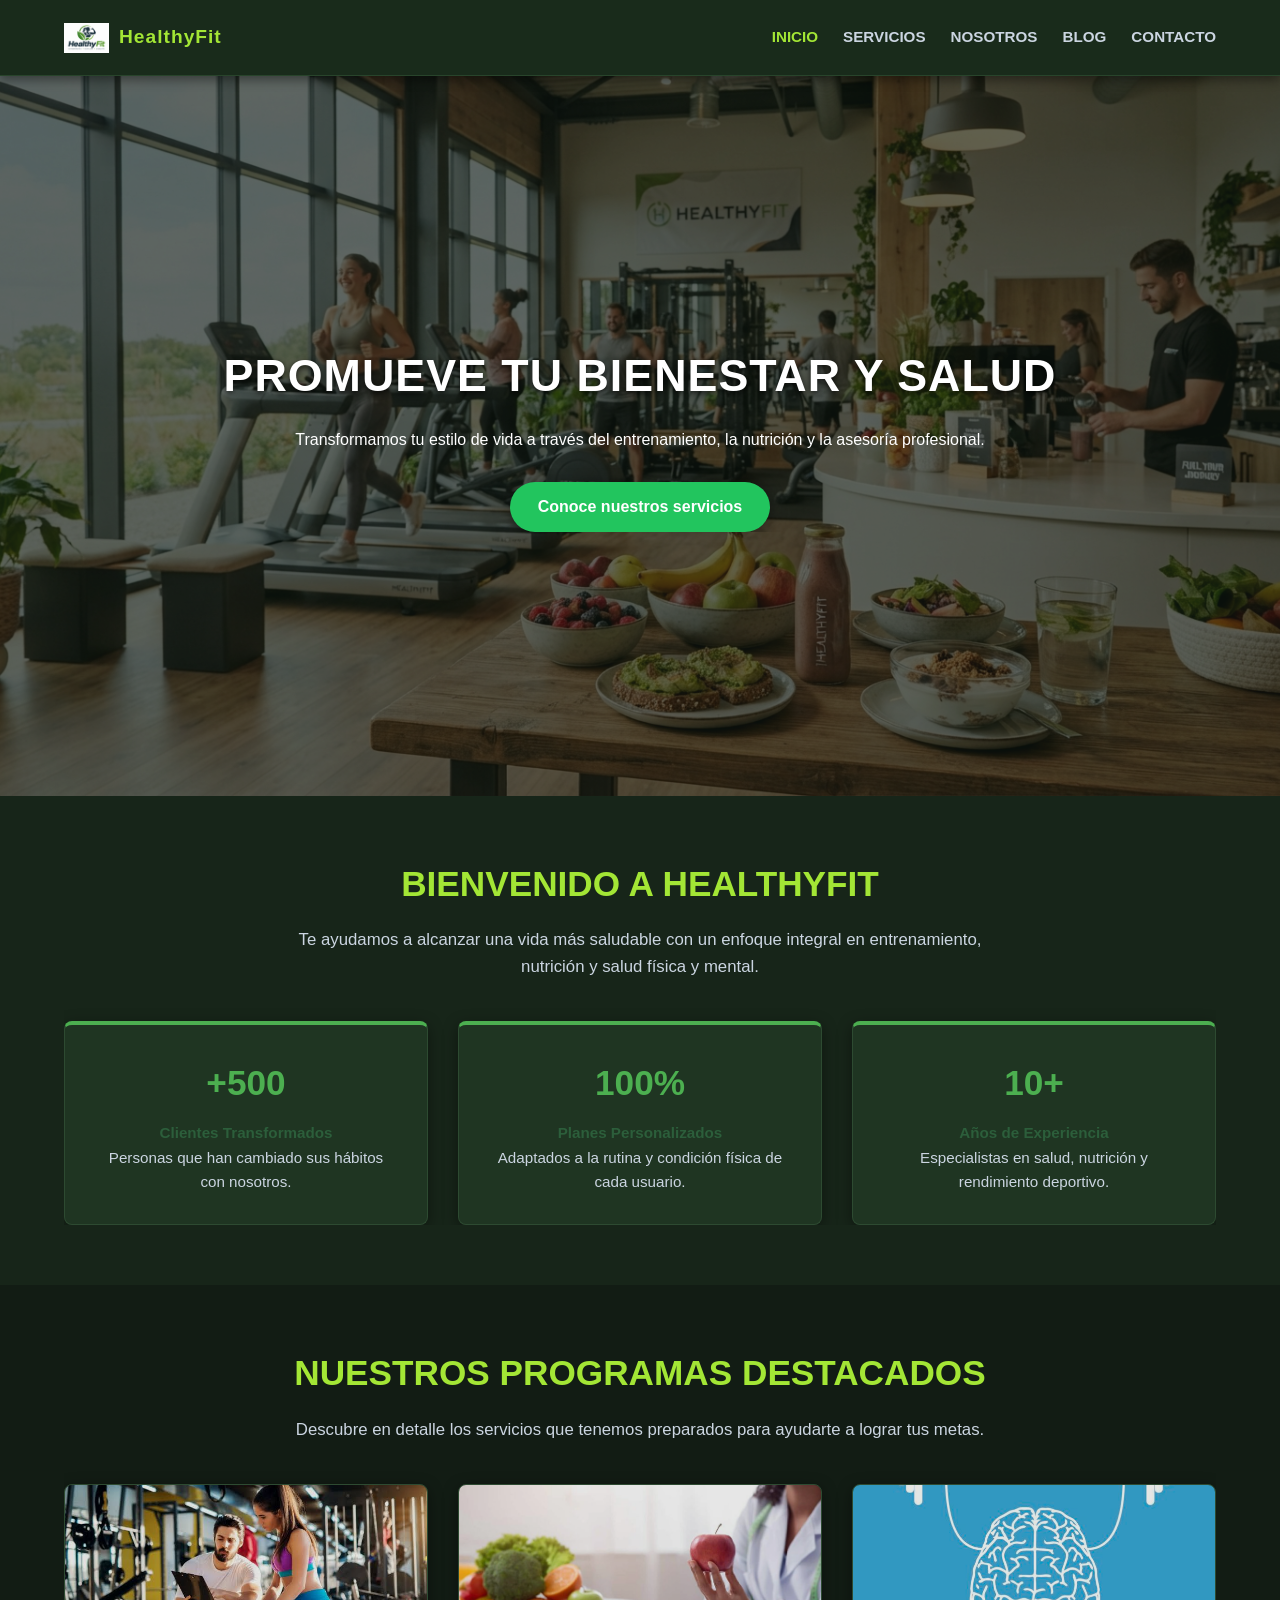
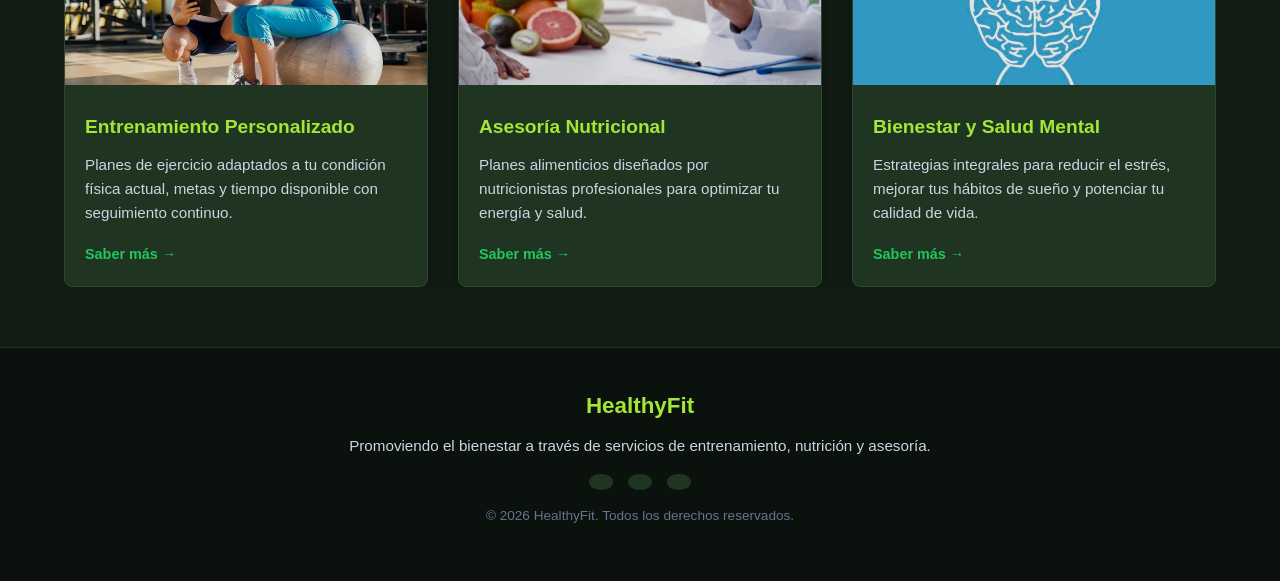
<file: index.html>
<!DOCTYPE html> 
<html lang="es"> 
<head> 
    <meta charset="UTF-8"> 
    <meta name="viewport" content="width=device-width, initial-scale=1.0"> 
    <title>HealthyFit | Entrenamiento Personalizado, Nutrición y Bienestar</title>
    <meta name="description" content="Mejora tu salud y bienestar con HealthyFit. Ofrecemos entrenamiento personalizado, nutrición y asesoría para alcanzar tu mejor versión.">
    <meta name="keywords" content="entrenamiento personalizado, nutrición, bienestar, salud, fitness, asesoría nutricional">
    <link rel="stylesheet" href="css/estilos.css"> 
</head>

<body> 
    <!-- ================= HEADER ================= --> 
    <header>
        <div class="contenedor">
            <a href="index.html" class="logo-header">
                <img src="img/logo.png" alt="Logo HealthyFit">
                <span>HealthyFit</span>
            </a>

            <input type="checkbox" id="menu-bar">
            <label class="icon-menu" for="menu-bar"></label>
            <nav class="menu">  
                <a href="index.html" class="activo">INICIO</a>
                <a href="servicios.html">SERVICIOS</a>
                <a href="nosotros.html">NOSOTROS</a>
                <a href="blog.html">BLOG</a>
                <a href="contacto.html">CONTACTO</a>
            </nav> 
        </div> 
    </header>

    <!-- ================= CONTENIDO ================= --> 
    <main> 
        <!-- ================= BANNER PRINCIPAL ================= -->
        <section id="banner">
            <img src="img/banner.jpg" alt="Bienestar y entrenamiento en HealthyFit">     
            <div class="contenedor banner-texto"> 
                <h2>PROMUEVE TU BIENESTAR Y SALUD</h2> 
                <p>Transformamos tu estilo de vida a través del entrenamiento, la nutrición y la asesoría profesional.</p> 
                <a href="servicios.html">Conoce nuestros servicios</a>
            </div> 
        </section> 

       <!-- ================= BIENVENIDA / PILARES CON ESTADÍSTICAS ================= -->
<section id="nosotros"> 
    <div class="contenedor">
        <h2>BIENVENIDO A HEALTHYFIT</h2> 
        <p class="texto-intro">Te ayudamos a alcanzar una vida más saludable con un enfoque integral en entrenamiento, nutrición y salud física y mental.</p>
        
        <!-- Bloque de Métricas / Resultados -->
        <div class="servicios-grid" style="margin-top: 30px;">
            <div class="servicio" style="border-top: 4px solid #4CAF50;">
                <h3 style="font-size: 2.2rem; color: #4CAF50;">+500</h3>
                <p style="font-weight: bold; color: #2c5e3b;">Clientes Transformados</p>
                <p>Personas que han cambiado sus hábitos con nosotros.</p>
            </div>

            <div class="servicio" style="border-top: 4px solid #4CAF50;">
                <h3 style="font-size: 2.2rem; color: #4CAF50;">100%</h3>
                <p style="font-weight: bold; color: #2c5e3b;">Planes Personalizados</p>
                <p>Adaptados a la rutina y condición física de cada usuario.</p>
            </div>

            <div class="servicio" style="border-top: 4px solid #4CAF50;">
                <h3 style="font-size: 2.2rem; color: #4CAF50;">10+</h3>
                <p style="font-weight: bold; color: #2c5e3b;">Años de Experiencia</p>
                <p>Especialistas en salud, nutrición y rendimiento deportivo.</p>
            </div>
        </div>
    </div> 
</section>

        <!-- ================= SECCIÓN DE DESTACADOS CON IMÁGENES ================= -->
        <section id="destacados" style="background-color: #ffffff;">
            <div class="contenedor">
                <h2>NUESTROS PROGRAMAS DESTACADOS</h2>
                <p class="texto-intro">Descubre en detalle los servicios que tenemos preparados para ayudarte a lograr tus metas.</p>

                <div class="productos-grid">
                    <!-- Cuadro con imagen 1 -->
                    <article class="producto">
                        <img src="img/imagen1.jpg" alt="Entrenamiento personalizado HealthyFit">
                        <div class="producto-contenido">
                            <h3>Entrenamiento Personalizado</h3>
                            <p>Planes de ejercicio adaptados a tu condición física actual, metas y tiempo disponible con seguimiento continuo.</p>
                            <a href="servicios.html">Saber más &rarr;</a>
                        </div>
                    </article>

                    <!-- Cuadro con imagen 2 -->
                    <article class="producto">
                        <img src="img/imagen2.jpg" alt="Asesoría nutricional HealthyFit">
                        <div class="producto-contenido">
                            <h3>Asesoría Nutricional</h3>
                            <p>Planes alimenticios diseñados por nutricionistas profesionales para optimizar tu energía y salud.</p>
                            <a href="servicios.html">Saber más &rarr;</a>
                        </div>
                    </article>

                    <!-- Cuadro con imagen 3 -->
                    <article class="producto">
                        <img src="img/imagen3.jpg" alt="Programas de bienestar y salud">
                        <div class="producto-contenido">
                            <h3>Bienestar y Salud Mental</h3>
                            <p>Estrategias integrales para reducir el estrés, mejorar tus hábitos de sueño y potenciar tu calidad de vida.</p>
                            <a href="servicios.html">Saber más &rarr;</a>
                        </div>
                    </article>
                </div>
            </div>
        </section>
    </main> 

    <!-- ================= FOOTER ================= --> 
    <footer> 
        <div class="contenedor"> 
            <h3>HealthyFit</h3> 
            <p>Promoviendo el bienestar a través de servicios de entrenamiento, nutrición y asesoría.</p> 
            <div class="sociales"> 
                <a class="icon-facebook-squared" href="#" aria-label="Facebook"></a>
                <a class="icon-twitter-squared" href="#" aria-label="Twitter"></a> 
                <a class="icon-gplus" href="#" aria-label="Google Plus"></a> 
            </div> 
            <p class="copy">&copy; 2026 HealthyFit. Todos los derechos reservados.</p> 
        </div> 
    </footer> 
</body>
</html>
</file>
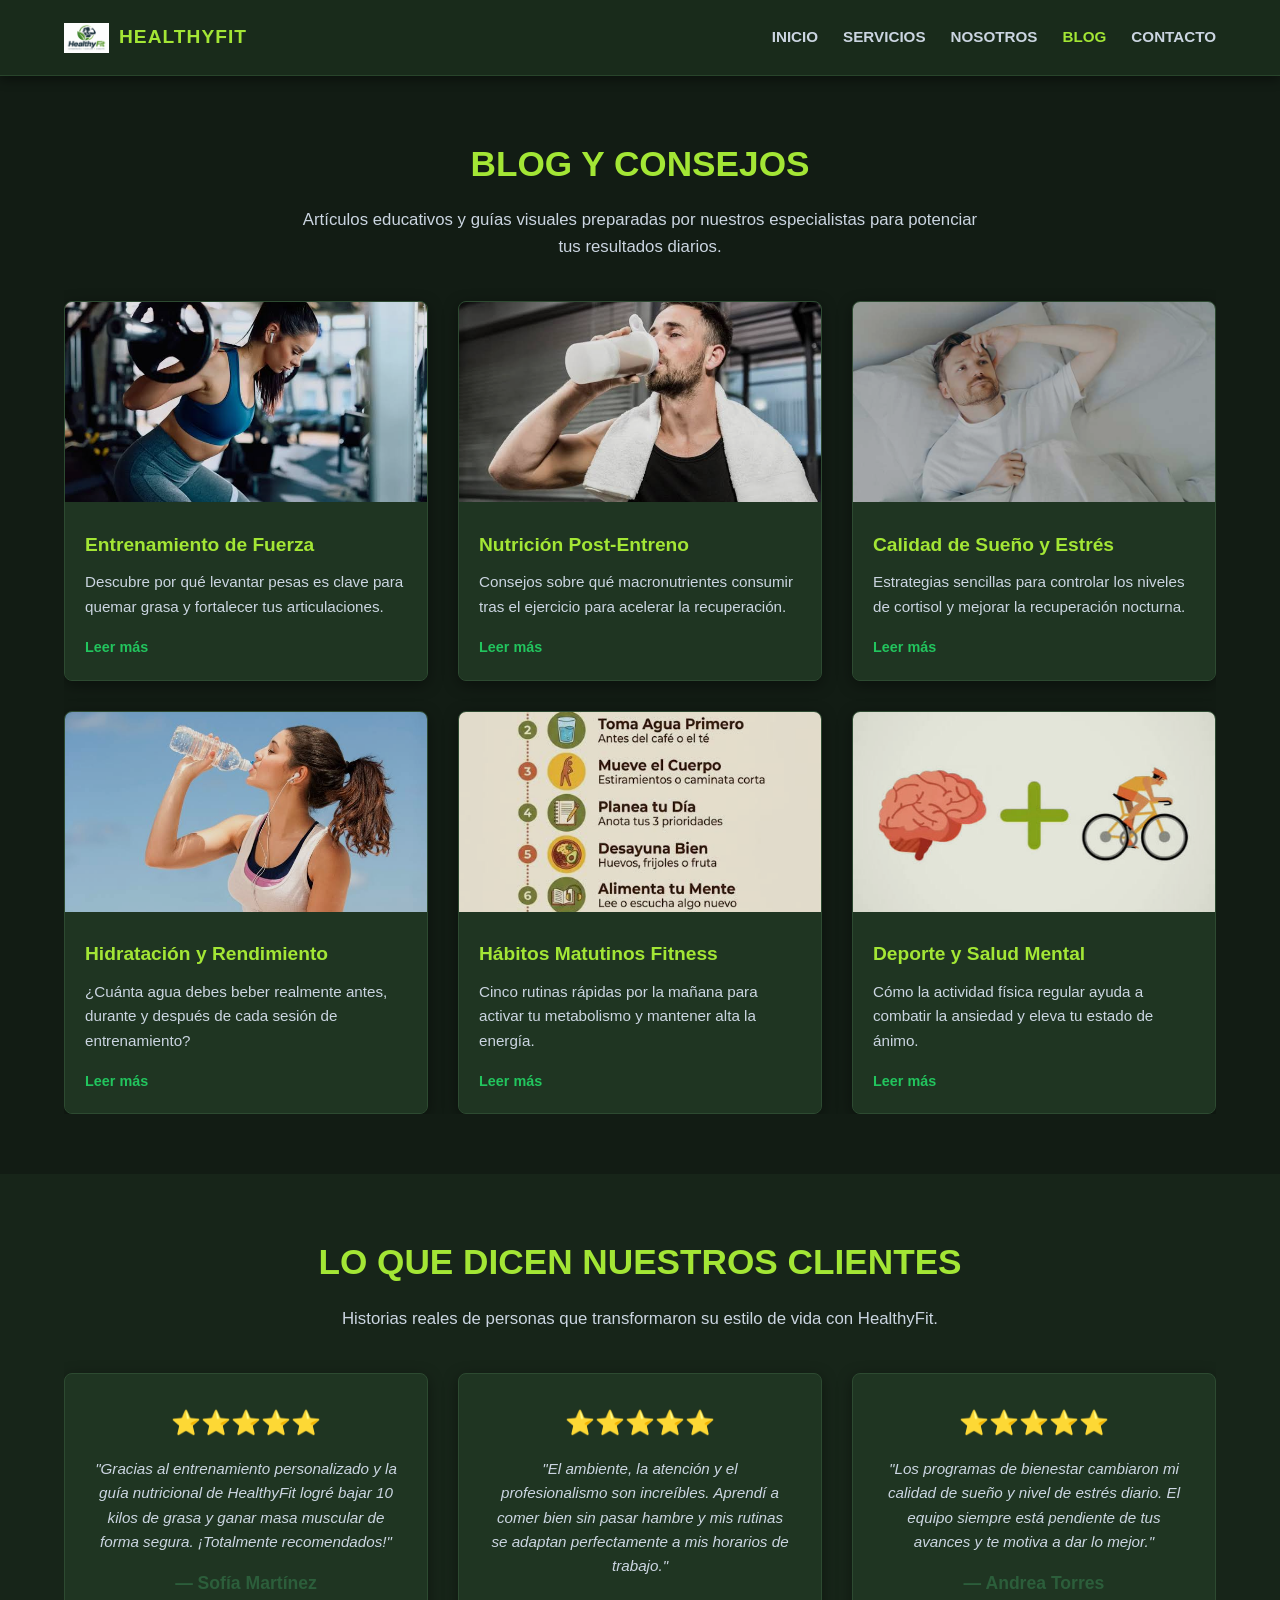
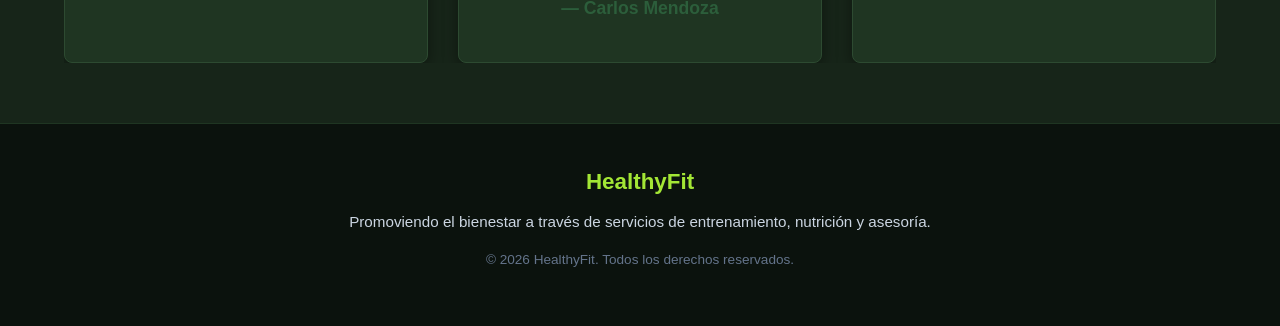
<file: blog.html>
<!DOCTYPE html> 
<html lang="es"> 
<head> 
    <meta charset="UTF-8"> 
    <meta name="viewport" content="width=device-width, initial-scale=1.0"> 
    <title>Blog y Testimonios | HealthyFit</title>
    <meta name="description" content="Lee nuestros artículos sobre nutrición, rutinas de ejercicios, consejos de bienestar y conoce los testimonios de nuestros clientes.">
    <link rel="stylesheet" href="css/estilos.css"> 
</head>

<body> 
    <header>
        <div class="contenedor">
            <a href="index.html" class="logo-header">
                <img src="img/logo.png" alt="Logo HealthyFit">
                <span>HEALTHYFIT</span>
            </a>
            <input type="checkbox" id="menu-bar">
            <label class="icon-menu" for="menu-bar"></label>
            <nav class="menu">  
                <a href="index.html">INICIO</a>
                <a href="servicios.html">SERVICIOS</a>
                <a href="nosotros.html">NOSOTROS</a>
                <a href="blog.html" class="activo">BLOG</a>
                <a href="contacto.html">CONTACTO</a>
            </nav> 
        </div> 
    </header>

    <main> 
        <!-- ================= SECCIÓN DE ARTÍCULOS / BLOG ================= -->
        <section id="productos">
            <div class="contenedor">
                <h2>BLOG Y CONSEJOS</h2>
                <p class="texto-intro">Artículos educativos y guías visuales preparadas por nuestros especialistas para potenciar tus resultados diarios.</p> 
                
                <div class="productos-grid"> 
                    <!-- Artículo 1 -->
                    <article class="producto"> 
                        <img src="img/imagen10.jpg" alt="Beneficios del entrenamiento de fuerza">
                        <div class="producto-contenido">
                            <h3>Entrenamiento de Fuerza</h3>
                            <p>Descubre por qué levantar pesas es clave para quemar grasa y fortalecer tus articulaciones.</p> 
                            <a href="contacto.html">Leer más</a> 
                        </div> 
                    </article> 

                    <!-- Artículo 2 -->
                    <article class="producto"> 
                        <img src="img/imagen11.jpg" alt="Nutrición post-entrenamiento"> 
                        <div class="producto-contenido">
                            <h3>Nutrición Post-Entreno</h3> 
                            <p>Consejos sobre qué macronutrientes consumir tras el ejercicio para acelerar la recuperación.</p> 
                            <a href="contacto.html">Leer más</a>
                        </div> 
                    </article> 

                    <!-- Artículo 3 -->
                    <article class="producto"> 
                        <img src="img/imagen12.jpg" alt="Manejo del estrés y descanso">
                        <div class="producto-contenido"> 
                            <h3>Calidad de Sueño y Estrés</h3>
                            <p>Estrategias sencillas para controlar los niveles de cortisol y mejorar la recuperación nocturna.</p> 
                            <a href="contacto.html">Leer más</a>
                        </div> 
                    </article>

                    <!-- Artículo 4 (Nuevo cuadro para imagen adicional) -->
                    <article class="producto"> 
                        <img src="img/imagen13.jpg" alt="Importancia de la hidratación">
                        <div class="producto-contenido"> 
                            <h3>Hidratación y Rendimiento</h3>
                            <p>¿Cuánta agua debes beber realmente antes, durante y después de cada sesión de entrenamiento?</p> 
                            <a href="contacto.html">Leer más</a>
                        </div> 
                    </article>

                    <!-- Artículo 5 (Nuevo cuadro para imagen adicional) -->
                    <article class="producto"> 
                        <img src="img/imagen14.jpg" alt="Hábitos saludables matutinos">
                        <div class="producto-contenido"> 
                            <h3>Hábitos Matutinos Fitness</h3>
                            <p>Cinco rutinas rápidas por la mañana para activar tu metabolismo y mantener alta la energía.</p> 
                            <a href="contacto.html">Leer más</a>
                        </div> 
                    </article>

                    <!-- Artículo 6 (Nuevo cuadro para imagen adicional) -->
                    <article class="producto"> 
                        <img src="img/imagen15.jpg" alt="Salud mental y deporte">
                        <div class="producto-contenido"> 
                            <h3>Deporte y Salud Mental</h3>
                            <p>Cómo la actividad física regular ayuda a combatir la ansiedad y eleva tu estado de ánimo.</p> 
                            <a href="contacto.html">Leer más</a>
                        </div> 
                    </article>
                </div> 
            </div> 
        </section>

        <!-- ================= SECCIÓN DE TESTIMONIOS ================= -->
        <section id="testimonios" style="background-color: #f0f7f1;">
            <div class="contenedor">
                <h2>LO QUE DICEN NUESTROS CLIENTES</h2>
                <p class="texto-intro">Historias reales de personas que transformaron su estilo de vida con HealthyFit.</p>

                <div class="servicios-grid">
                    <div class="servicio">
                        <span style="font-size: 1.5rem; color: #4CAF50;">⭐⭐⭐⭐⭐</span>
                        <p style="font-style: italic; margin: 15px 0;">"Gracias al entrenamiento personalizado y la guía nutricional de HealthyFit logré bajar 10 kilos de grasa y ganar masa muscular de forma segura. ¡Totalmente recomendados!"</p>
                        <h3 style="font-size: 1.1rem; color: #2c5e3b;">— Sofía Martínez</h3>
                    </div>

                    <div class="servicio">
                        <span style="font-size: 1.5rem; color: #4CAF50;">⭐⭐⭐⭐⭐</span>
                        <p style="font-style: italic; margin: 15px 0;">"El ambiente, la atención y el profesionalismo son increíbles. Aprendí a comer bien sin pasar hambre y mis rutinas se adaptan perfectamente a mis horarios de trabajo."</p>
                        <h3 style="font-size: 1.1rem; color: #2c5e3b;">— Carlos Mendoza</h3>
                    </div>

                    <div class="servicio">
                        <span style="font-size: 1.5rem; color: #4CAF50;">⭐⭐⭐⭐⭐</span>
                        <p style="font-style: italic; margin: 15px 0;">"Los programas de bienestar cambiaron mi calidad de sueño y nivel de estrés diario. El equipo siempre está pendiente de tus avances y te motiva a dar lo mejor."</p>
                        <h3 style="font-size: 1.1rem; color: #2c5e3b;">— Andrea Torres</h3>
                    </div>
                </div>
            </div>
        </section>
    </main> 

    <footer> 
        <div class="contenedor"> 
            <h3>HealthyFit</h3> 
            <p>Promoviendo el bienestar a través de servicios de entrenamiento, nutrición y asesoría.</p> 
            <p class="copy">&copy; 2026 HealthyFit. Todos los derechos reservados.</p> 
        </div> 
    </footer> 
</body>
</html>
</file>
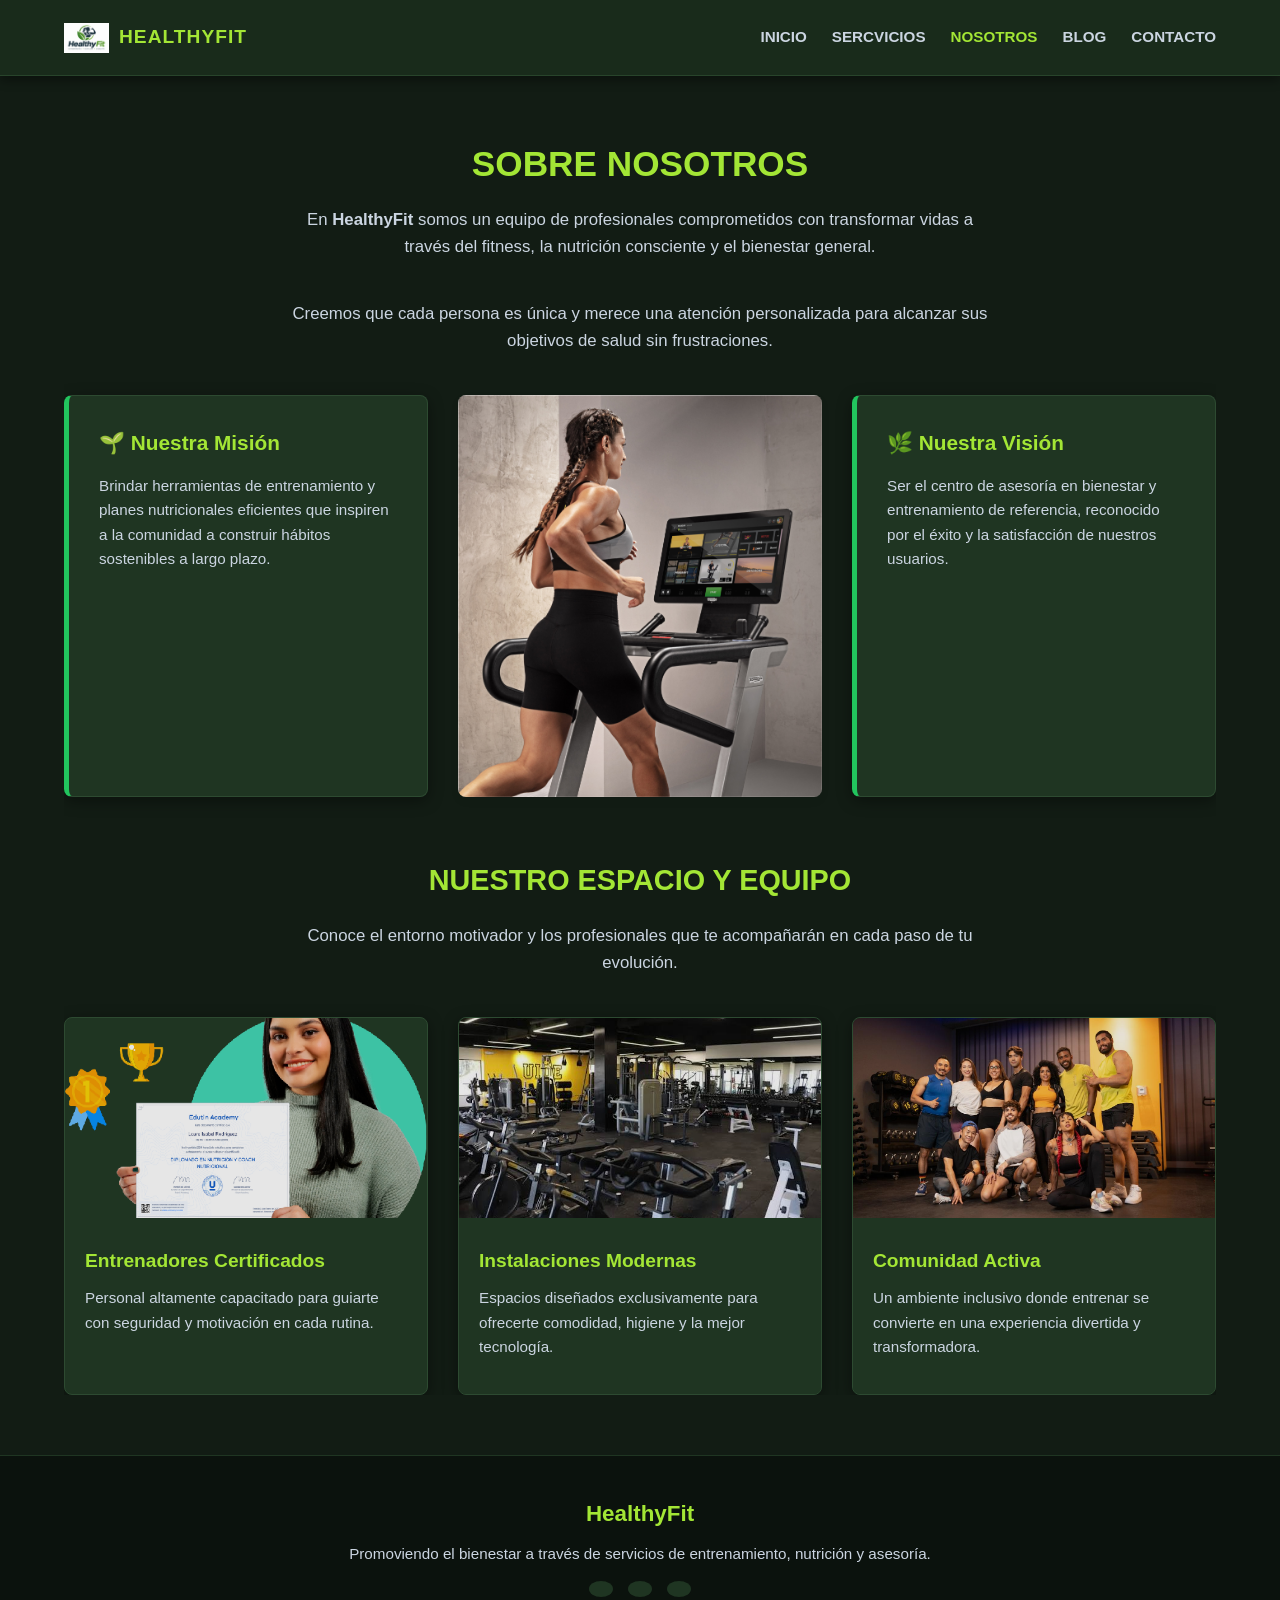
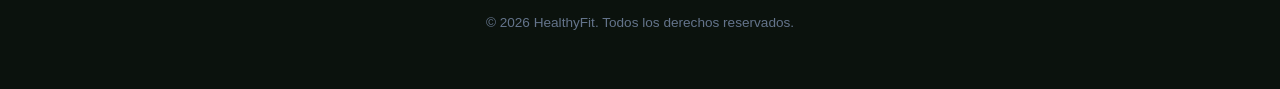
<file: nosotros.html>
<!DOCTYPE html> 
<html lang="es"> 
<head> 
    <meta charset="UTF-8"> 
    <meta name="viewport" content="width=device-width, initial-scale=1.0"> 
    <title>Sobre Nosotros | HealthyFit</title>
    <meta name="description" content="Descubre la historia, visión y misión de HealthyFit, un equipo dedicado a guiarte hacia un estilo de vida más activo y saludable.">
    <link rel="stylesheet" href="css/estilos.css"> 
</head>

<body> 
    <!-- ================= HEADER ================= --> 
    <header>
        <div class="contenedor">
            <a href="index.html" class="logo-header">
                <img src="img/logo.png" alt="Logo HealthyFit">
                <span>HEALTHYFIT</span>
            </a>
            <input type="checkbox" id="menu-bar">
            <label class="icon-menu" for="menu-bar"></label>
            <nav class="menu">  
                <a href="index.html">INICIO</a>
                <a href="servicios.html">SERCVICIOS</a>
                <a href="nosotros.html" class="activo">NOSOTROS</a>
                <a href="blog.html">BLOG</a>
                <a href="contacto.html">CONTACTO</a>
            </nav> 
        </div> 
    </header>

    <!-- ================= CONTENIDO ================= --> 
    <main> 
        <section id="nosotros"> 
            <div class="contenedor">
                <h2>SOBRE NOSOTROS</h2> 
                <p class="texto-intro">En <strong>HealthyFit</strong> somos un equipo de profesionales comprometidos con transformar vidas a través del fitness, la nutrición consciente y el bienestar general.</p>
                <p class="texto-intro">Creemos que cada persona es única y merece una atención personalizada para alcanzar sus objetivos de salud sin frustraciones.</p> 
            
                <!-- ================= MISIÓN, VISIÓN E IMAGEN ================= -->
<div class="nosotros-contenido">
    <!-- Misión -->
    <div class="caja-nosotros">
        <h3>🌱 Nuestra Misión</h3> 
        <p>Brindar herramientas de entrenamiento y planes nutricionales eficientes que inspiren a la comunidad a construir hábitos sostenibles a largo plazo.</p>
    </div>

    <!-- Cuadro de Imagen Destacada -->
    <div class="caja-nosotros-imagen" style="border-radius: 8px; overflow: hidden; box-shadow: 0 4px 10px rgba(0,0,0,0.05);">
        <img src="img/imagen_nosotros.jpg" alt="Filosofía HealthyFit" style="width: 100%; height: 100%; min-height: 200px; object-fit: cover; display: block;">
    </div>

    <!-- Visión -->
    <div class="caja-nosotros"> 
        <h3>🌿 Nuestra Visión</h3>
        <p>Ser el centro de asesoría en bienestar y entrenamiento de referencia, reconocido por el éxito y la satisfacción de nuestros usuarios.</p> 
    </div>
</div>

                <!-- SECCIÓN DE IMÁGENES / EQUIPO E INSTALACIONES -->
                <div style="margin-top: 60px;">
                    <h2 style="font-size: 1.8rem; margin-bottom: 20px;">NUESTRO ESPACIO Y EQUIPO</h2>
                    <p class="texto-intro">Conoce el entorno motivador y los profesionales que te acompañarán en cada paso de tu evolución.</p>

                    <div class="productos-grid">
                        <!-- Imagen 1 -->
                        <article class="producto">
                            <img src="img/imagen7.jpg" alt="Equipo de profesionales HealthyFit">
                            <div class="producto-contenido">
                                <h3>Entrenadores Certificados</h3>
                                <p>Personal altamente capacitado para guiarte con seguridad y motivación en cada rutina.</p>
                            </div>
                        </article>

                        <!-- Imagen 2 -->
                        <article class="producto">
                            <img src="img/imagen8.jpg" alt="Instalaciones modernas y equipadas">
                            <div class="producto-contenido">
                                <h3>Instalaciones Modernas</h3>
                                <p>Espacios diseñados exclusivamente para ofrecerte comodidad, higiene y la mejor tecnología.</p>
                            </div>
                        </article>

                        <!-- Imagen 3 -->
                        <article class="producto">
                            <img src="img/imagen9.jpg" alt="Comunidad HealthyFit">
                            <div class="producto-contenido">
                                <h3>Comunidad Activa</h3>
                                <p>Un ambiente inclusivo donde entrenar se convierte en una experiencia divertida y transformadora.</p>
                            </div>
                        </article>
                    </div>
                </div>

            </div> 
        </section> 
    </main> 

    <!-- ================= FOOTER ================= --> 
    <footer> 
        <div class="contenedor"> 
            <h3>HealthyFit</h3> 
            <p>Promoviendo el bienestar a través de servicios de entrenamiento, nutrición y asesoría.</p> 
            <div class="sociales"> 
                <a class="icon-facebook-squared" href="#" aria-label="Facebook"></a>
                <a class="icon-twitter-squared" href="#" aria-label="Twitter"></a> 
                <a class="icon-gplus" href="#" aria-label="Google Plus"></a> 
            </div> 
            <p class="copy">&copy; 2026 HealthyFit. Todos los derechos reservados.</p> 
        </div> 
    </footer> 
</body>
</html>
</file>
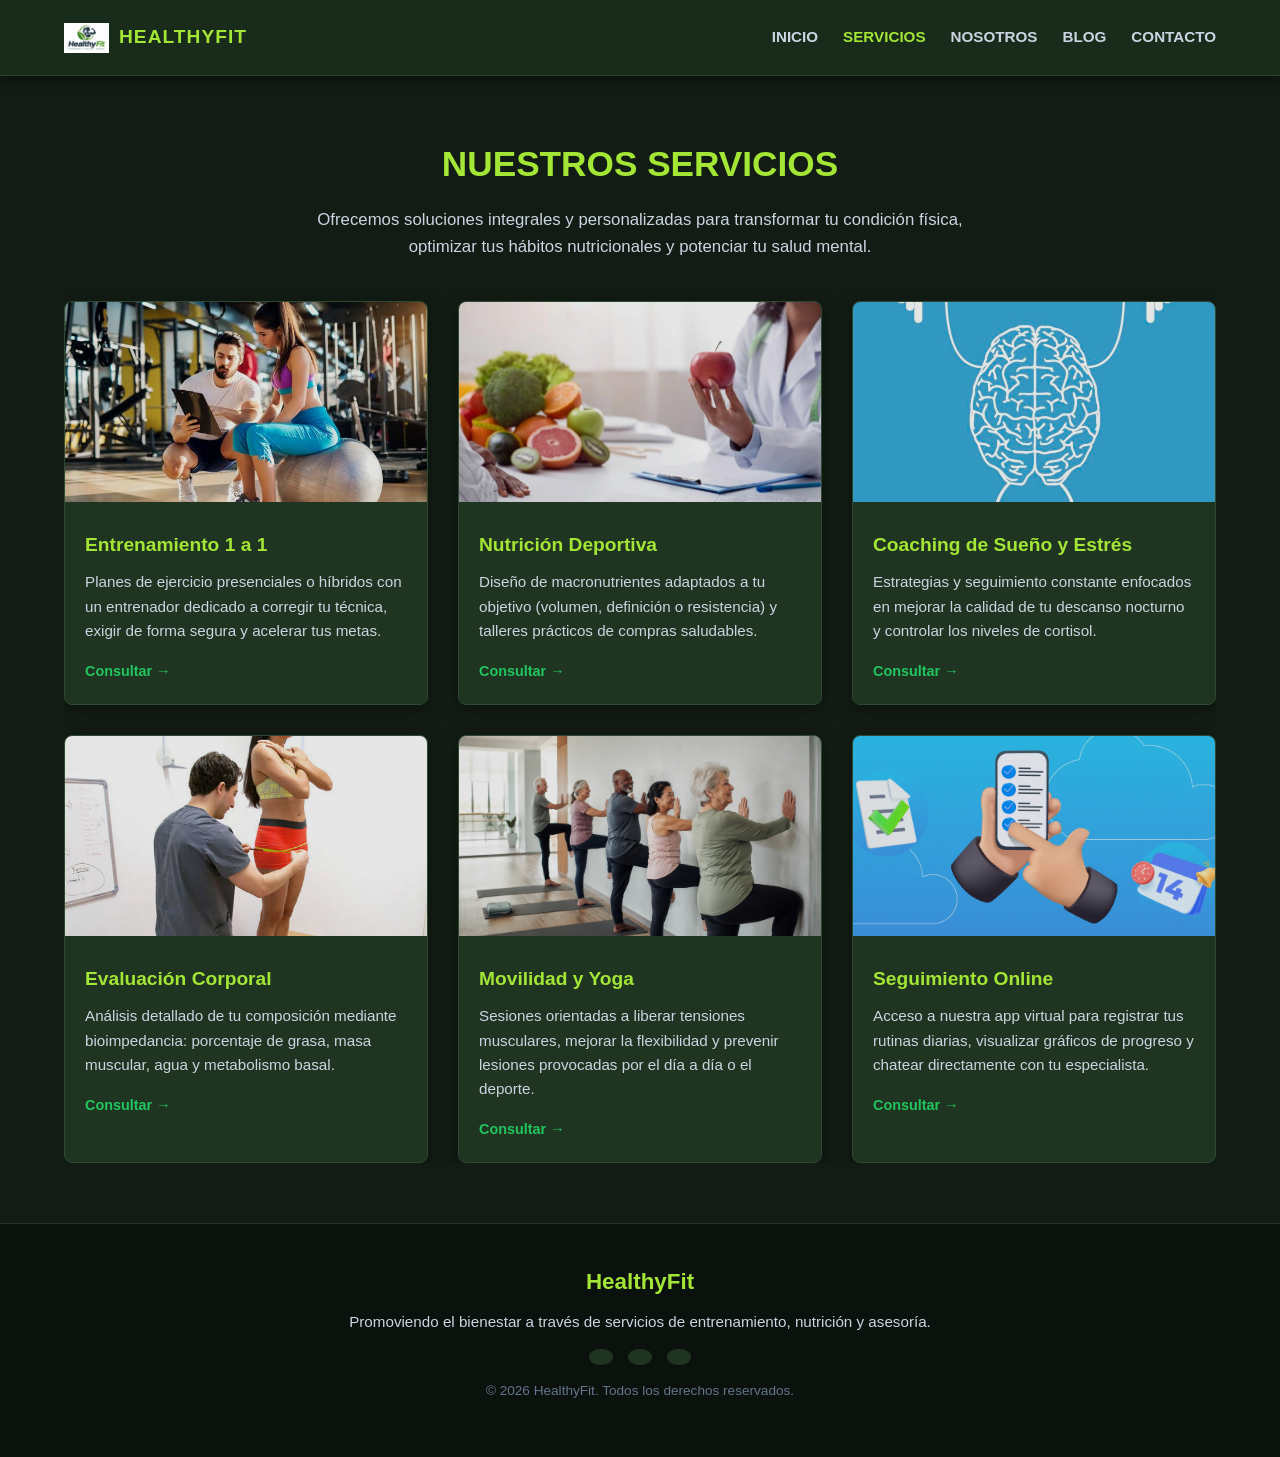
<file: servicios.html>
<!DOCTYPE html> 
<html lang="es"> 
<head> 
    <meta charset="UTF-8"> 
    <meta name="viewport" content="width=device-width, initial-scale=1.0"> 
    <title>Servicios | HealthyFit</title>
    <meta name="description" content="Conoce nuestros servicios de entrenamiento personalizado, asesoría nutricional avanzada, evaluación corporal y programas de bienestar integral.">
    <link rel="stylesheet" href="css/estilos.css"> 
</head>

<body> 
    <!-- ================= HEADER ================= --> 
    <header>
        <div class="contenedor">
            <a href="index.html" class="logo-header">
                <img src="img/logo.png" alt="Logo HealthyFit">
                <span>HEALTHYFIT</span>
            </a>
            <input type="checkbox" id="menu-bar">
            <label class="icon-menu" for="menu-bar"></label>
            <nav class="menu">  
                <a href="index.html">INICIO</a>
                <a href="servicios.html" class="activo">SERVICIOS</a>
                <a href="nosotros.html">NOSOTROS</a>
                <a href="blog.html">BLOG</a>
                <a href="contacto.html">CONTACTO</a>
            </nav> 
        </div> 
    </header>

    <!-- ================= CONTENIDO ================= --> 
    <main> 
        <section id="servicios"> 
            <div class="contenedor"> 
                <h2>NUESTROS SERVICIOS</h2> 
                <p class="texto-intro">Ofrecemos soluciones integrales y personalizadas para transformar tu condición física, optimizar tus hábitos nutricionales y potenciar tu salud mental.</p> 
                
                <div class="productos-grid"> 
                    <!-- Servicio 1 -->
                    <article class="producto"> 
                        <img src="img/imagen1.jpg" alt="Entrenamiento Personalizado 1 a 1">
                        <div class="producto-contenido">
                            <h3>Entrenamiento 1 a 1</h3> 
                            <p>Planes de ejercicio presenciales o híbridos con un entrenador dedicado a corregir tu técnica, exigir de forma segura y acelerar tus metas.</p> 
                            <a href="contacto.html">Consultar &rarr;</a>
                        </div> 
                    </article> 

                    <!-- Servicio 2 -->
                    <article class="producto"> 
                        <img src="img/imagen2.jpg" alt="Nutrición Deportiva Avanzada"> 
                        <div class="producto-contenido">
                            <h3>Nutrición Deportiva</h3> 
                            <p>Diseño de macronutrientes adaptados a tu objetivo (volumen, definición o resistencia) y talleres prácticos de compras saludables.</p> 
                            <a href="contacto.html">Consultar &rarr;</a>
                        </div> 
                    </article> 

                    <!-- Servicio 3 -->
                    <article class="producto"> 
                        <img src="img/imagen3.jpg" alt="Coaching de Sueño y Recuperación">
                        <div class="producto-contenido"> 
                            <h3>Coaching de Sueño y Estrés</h3> 
                            <p>Estrategias y seguimiento constante enfocados en mejorar la calidad de tu descanso nocturno y controlar los niveles de cortisol.</p> 
                            <a href="contacto.html">Consultar &rarr;</a>
                        </div> 
                    </article> 

                    <!-- Servicio 4 -->
                    <article class="producto"> 
                        <img src="img/imagen4.jpg" alt="Evaluación Corporal Avanzada">
                        <div class="producto-contenido"> 
                            <h3>Evaluación Corporal</h3> 
                            <p>Análisis detallado de tu composición mediante bioimpedancia: porcentaje de grasa, masa muscular, agua y metabolismo basal.</p> 
                            <a href="contacto.html">Consultar &rarr;</a>
                        </div> 
                    </article> 

                    <!-- Servicio 5 -->
                    <article class="producto"> 
                        <img src="img/imagen5.jpg" alt="Clases de Movilidad y Yoga">
                        <div class="producto-contenido"> 
                            <h3>Movilidad y Yoga</h3> 
                            <p>Sesiones orientadas a liberar tensiones musculares, mejorar la flexibilidad y prevenir lesiones provocadas por el día a día o el deporte.</p> 
                            <a href="contacto.html">Consultar &rarr;</a>
                        </div> 
                    </article> 

                    <!-- Servicio 6 -->
                    <article class="producto"> 
                        <img src="img/imagen6.jpg" alt="Plataforma y App de Seguimiento Online">
                        <div class="producto-contenido"> 
                            <h3>Seguimiento Online</h3> 
                            <p>Acceso a nuestra app virtual para registrar tus rutinas diarias, visualizar gráficos de progreso y chatear directamente con tu especialista.</p> 
                            <a href="contacto.html">Consultar &rarr;</a>
                        </div> 
                    </article> 
                </div> 
            </div> 
        </section>
    </main> 

    <!-- ================= FOOTER ================= --> 
    <footer> 
        <div class="contenedor"> 
            <h3>HealthyFit</h3> 
            <p>Promoviendo el bienestar a través de servicios de entrenamiento, nutrición y asesoría.</p> 
            <div class="sociales"> 
                <a class="icon-facebook-squared" href="#" aria-label="Facebook"></a>
                <a class="icon-twitter-squared" href="#" aria-label="Twitter"></a> 
                <a class="icon-gplus" href="#" aria-label="Google Plus"></a> 
            </div> 
            <p class="copy">&copy; 2026 HealthyFit. Todos los derechos reservados.</p> 
        </div> 
    </footer> 
</body>
</html>
</file>
<file: css/estilos.css>
/* ==========================================
   ESTILOS GENERALES Y RESET
   ========================================== */
* {
    margin: 0;
    padding: 0;
    box-sizing: border-box;
}

html {
    scroll-behavior: smooth;
}

body {
    font-family: 'Segoe UI', Tahoma, Geneva, Verdana, sans-serif;
    color: #e2e8f0;
    background-color: #121c14; /* Fondo general verde oscuro elegante */
    line-height: 1.6;
}

.contenedor {
    width: 90%;
    max-width: 1200px;
    margin: 0 auto;
    overflow: hidden;
}

/* ==========================================
   HEADER Y NAVEGACIÓN
   ========================================== */
header {
    background: #192b1b;
    box-shadow: 0 4px 10px rgba(0, 0, 0, 0.4);
    position: sticky;
    top: 0;
    z-index: 1000;
    border-bottom: 1px solid #28442b;
}

header .contenedor {
    display: flex;
    justify-content: space-between;
    align-items: center;
    padding: 15px 0;
}

.logo-header {
    display: flex;
    align-items: center;
    text-decoration: none;
    gap: 10px;
}

.logo-header img {
    width: 45px;
    height: 45px;
    object-fit: contain;
}

.logo-header span {
    font-size: 1.2rem;
    font-weight: bold;
    color: #a3e635;
    letter-spacing: 1px;
}

.menu {
    display: flex;
    gap: 25px;
}

.menu a {
    text-decoration: none;
    color: #cbd5e1;
    font-weight: 600;
    font-size: 0.95rem;
    transition: color 0.3s ease;
}

.menu a:hover,
.menu a.activo {
    color: #a3e635;
}

#menu-bar,
.icon-menu {
    display: none;
}

/* ==========================================
   SECCIÓN BANNER / INICIO
   ========================================== */
#banner {
    position: relative;
    height: 80vh;
    min-height: 400px;
    display: flex;
    align-items: center;
    justify-content: center;
    text-align: center;
    color: #ffffff;
    background-color: #121c14;
}

#banner img {
    position: absolute;
    top: 0;
    left: 0;
    width: 100%;
    height: 100%;
    object-fit: cover;
    z-index: 1;
    filter: brightness(0.75) contrast(1.05);
}

#banner::after {
    content: "";
    position: absolute;
    top: 0;
    left: 0;
    width: 100%;
    height: 100%;
    background: rgba(18, 28, 20, 0.55);
    z-index: 2;
}

.banner-texto {
    position: relative;
    z-index: 3;
}

.banner-texto h2 {
    font-size: 2.8rem;
    margin-bottom: 15px;
    letter-spacing: 1px;
    color: #ffffff;
    text-shadow: 0 2px 6px rgba(0, 0, 0, 0.8);
}

.banner-texto a {
    display: inline-block;
    background-color: #22c55e;
    color: #ffffff !important;
    padding: 12px 28px;
    border-radius: 30px;
    text-decoration: none;
    font-weight: bold;
    font-size: 1rem;
    box-shadow: 0 4px 15px rgba(0, 0, 0, 0.5);
    transition: all 0.3s ease;
    margin-top: 30px;
}

.banner-texto a:hover {
    background-color: #16a34a;
    transform: translateY(-2px);
    box-shadow: 0 6px 20px rgba(0, 0, 0, 0.7);
}

/* ==========================================
   SECCIONES GENERALES (FONDOS OSCUROS GARANTIZADOS)
   ========================================== */
section {
    padding: 60px 0;
    background-color: #121c14 !important; /* Garantiza fondo oscuro */
}

section:nth-child(even) {
    background-color: #172519 !important; /* Fondo con tono sutil para variaciones */
}

section h2 {
    text-align: center;
    font-size: 2.2rem;
    color: #a3e635; /* Verde brillante vistoso para títulos */
    margin-bottom: 15px;
}

.texto-intro {
    text-align: center;
    max-width: 700px;
    margin: 0 auto 40px auto;
    color: #cbd5e1;
    font-size: 1.05rem;
}

/* ==========================================
   SERVICIOS GRID (Tarjetas)
   ========================================== */
.servicios-grid {
    display: grid;
    grid-template-columns: repeat(auto-fit, minmax(250px, 1fr));
    gap: 30px;
    margin-top: 20px;
}

.servicio {
    background: #1f3522;
    padding: 30px;
    border-radius: 8px;
    text-align: center;
    box-shadow: 0 4px 15px rgba(0, 0, 0, 0.4);
    border: 1px solid #2d4a31;
    transition: transform 0.3s ease, border-color 0.3s ease;
}

.servicio:hover {
    transform: translateY(-5px);
    border-color: #22c55e;
}

.servicio span {
    font-size: 2.5rem;
    display: block;
    margin-bottom: 15px;
}

.servicio h3 {
    font-size: 1.25rem;
    color: #a3e635;
    margin-bottom: 10px;
}

.servicio p {
    color: #cbd5e1;
    font-size: 0.95rem;
}

/* ==========================================
   NOSOTROS CONTENIDO (Misión y Visión)
   ========================================== */
.nosotros-contenido {
    display: grid;
    grid-template-columns: repeat(auto-fit, minmax(300px, 1fr));
    gap: 30px;
    margin-top: 30px;
}

.caja-nosotros {
    background: #1f3522;
    padding: 30px;
    border-radius: 8px;
    border-left: 5px solid #22c55e;
    box-shadow: 0 4px 15px rgba(0, 0, 0, 0.4);
    border-top: 1px solid #2d4a31;
    border-right: 1px solid #2d4a31;
    border-bottom: 1px solid #2d4a31;
}

.caja-nosotros h3 {
    color: #a3e635;
    margin-bottom: 15px;
    font-size: 1.3rem;
}

.caja-nosotros p {
    color: #cbd5e1;
    font-size: 0.95rem;
}

/* ==========================================
   PRODUCTOS / PROGRAMAS DESTACADOS / BLOG GRID
   ========================================== */
.productos-grid {
    display: grid;
    grid-template-columns: repeat(auto-fit, minmax(280px, 1fr));
    gap: 30px;
}

.producto {
    background: #1f3522; /* Fondo tarjeta en verde oscuro */
    border-radius: 8px;
    overflow: hidden;
    box-shadow: 0 4px 15px rgba(0, 0, 0, 0.4);
    border: 1px solid #2d4a31;
    transition: transform 0.3s ease, border-color 0.3s ease;
}

.producto:hover {
    transform: translateY(-5px);
    border-color: #22c55e;
}

.producto img {
    width: 100%;
    height: 200px;
    object-fit: cover;
    filter: brightness(0.9);
}

.producto-contenido {
    padding: 20px;
    background: #1f3522; /* Garantiza fondo oscuro interno */
}

.producto-contenido h3 {
    font-size: 1.2rem;
    color: #a3e635;
    margin-bottom: 10px;
}

.producto-contenido p {
    color: #cbd5e1;
    font-size: 0.95rem;
    margin-bottom: 15px;
}

.producto-contenido a {
    display: inline-block;
    color: #22c55e;
    text-decoration: none;
    font-weight: bold;
    font-size: 0.9rem;
}

.producto-contenido a:hover {
    text-decoration: underline;
    color: #a3e635;
}

/* ==========================================
   CONTACTO (Wrapper + Formulario)
   ========================================== */
.contacto-wrapper {
    display: grid;
    grid-template-columns: 1fr 1.5fr;
    gap: 40px;
    background: #1f3522;
    padding: 40px;
    border-radius: 8px;
    box-shadow: 0 4px 15px rgba(0, 0, 0, 0.4);
    border: 1px solid #2d4a31;
}

.contacto-info {
    display: flex;
    flex-direction: column;
    gap: 20px;
}

.contacto-caja {
    background: #1f3522;
    padding: 20px;
    border-radius: 10px;
    border: 1px solid #2d4a31;
    box-shadow: 0 4px 12px rgba(0, 0, 0, 0.3);
    transition: all 0.3s ease;
}

.contacto-caja:hover {
    border-color: #22c55e;
    transform: translateY(-3px);
}

.contacto-caja span {
    font-size: 1.6rem;
    display: inline-block;
    margin-bottom: 8px;
}

.contacto-caja h3 {
    font-size: 1.15rem;
    color: #a3e635;
    margin-bottom: 5px;
}

.contacto-caja p {
    color: #cbd5e1;
    font-size: 0.95rem;
}

.formulario-contacto h3 {
    font-size: 1.3rem;
    color: #a3e635;
    margin-bottom: 20px;
}

.campo-grupo {
    margin-bottom: 15px;
    display: flex;
    flex-direction: column;
    gap: 5px;
}

.campo-grupo label {
    font-weight: 600;
    font-size: 0.9rem;
    color: #e2e8f0;
}

.campo-grupo input,
.campo-grupo select,
.campo-grupo textarea {
    width: 100%;
    padding: 10px;
    border: 1px solid #2d4a31;
    background-color: #121c14;
    color: #ffffff;
    border-radius: 5px;
    font-size: 0.95rem;
    outline: none;
    transition: border-color 0.3s ease;
}

.campo-grupo input:focus,
.campo-grupo select:focus,
.campo-grupo textarea:focus {
    border-color: #22c55e;
}

.filtro-dos-campos {
    display: grid;
    grid-template-columns: 1fr 1fr;
    gap: 15px;
}

.btn-enviar {
    background-color: #22c55e;
    color: #ffffff;
    border: none;
    padding: 12px 20px;
    font-size: 1rem;
    font-weight: bold;
    border-radius: 5px;
    cursor: pointer;
    width: 100%;
    transition: background 0.3s ease;
}

.btn-enviar:hover {
    background-color: #16a34a;
}

/* ==========================================
   FOOTER
   ========================================== */
footer {
    background-color: #0b120d;
    color: #ffffff;
    text-align: center;
    padding: 40px 0;
    border-top: 1px solid #1f3522;
}

footer h3 {
    font-size: 1.4rem;
    margin-bottom: 10px;
    color: #a3e635;
}

footer p {
    color: #cbd5e1;
    font-size: 0.95rem;
    margin-bottom: 15px;
}

.sociales {
    display: flex;
    justify-content: center;
    gap: 15px;
    margin-bottom: 15px;
}

.sociales a {
    color: #ffffff;
    text-decoration: none;
    font-size: 1.2rem;
    background: #1f3522;
    padding: 8px 12px;
    border-radius: 50%;
    transition: background 0.3s ease;
}

.sociales a:hover {
    background: #22c55e;
}

.copy {
    font-size: 0.85rem;
    color: #64748b;
}

/* ==========================================
   RESPONSIVE DESIGN
   ========================================== */
@media (max-width: 768px) {
    .menu {
        position: absolute;
        top: 100%;
        left: 0;
        width: 100%;
        background: #192b1b;
        flex-direction: column;
        align-items: center;
        max-height: 0;
        overflow: hidden;
        transition: max-height 0.3s ease;
        box-shadow: 0 4px 6px rgba(0, 0, 0, 0.4);
    }

    .menu a {
        padding: 15px 0;
        width: 100%;
        text-align: center;
        border-bottom: 1px solid #28442b;
    }

    #menu-bar:checked ~ .menu {
        max-height: 350px;
    }

    .icon-menu {
        display: block;
        cursor: pointer;
        font-size: 1.5rem;
        color: #ffffff;
    }

    .icon-menu::before {
        content: "☰";
    }

    .contacto-wrapper {
        grid-template-columns: 1fr;
        padding: 20px;
    }

    .filtro-dos-campos {
        grid-template-columns: 1fr;
    }

    .banner-texto h2 {
        font-size: 2rem;
    }
}
</file>
